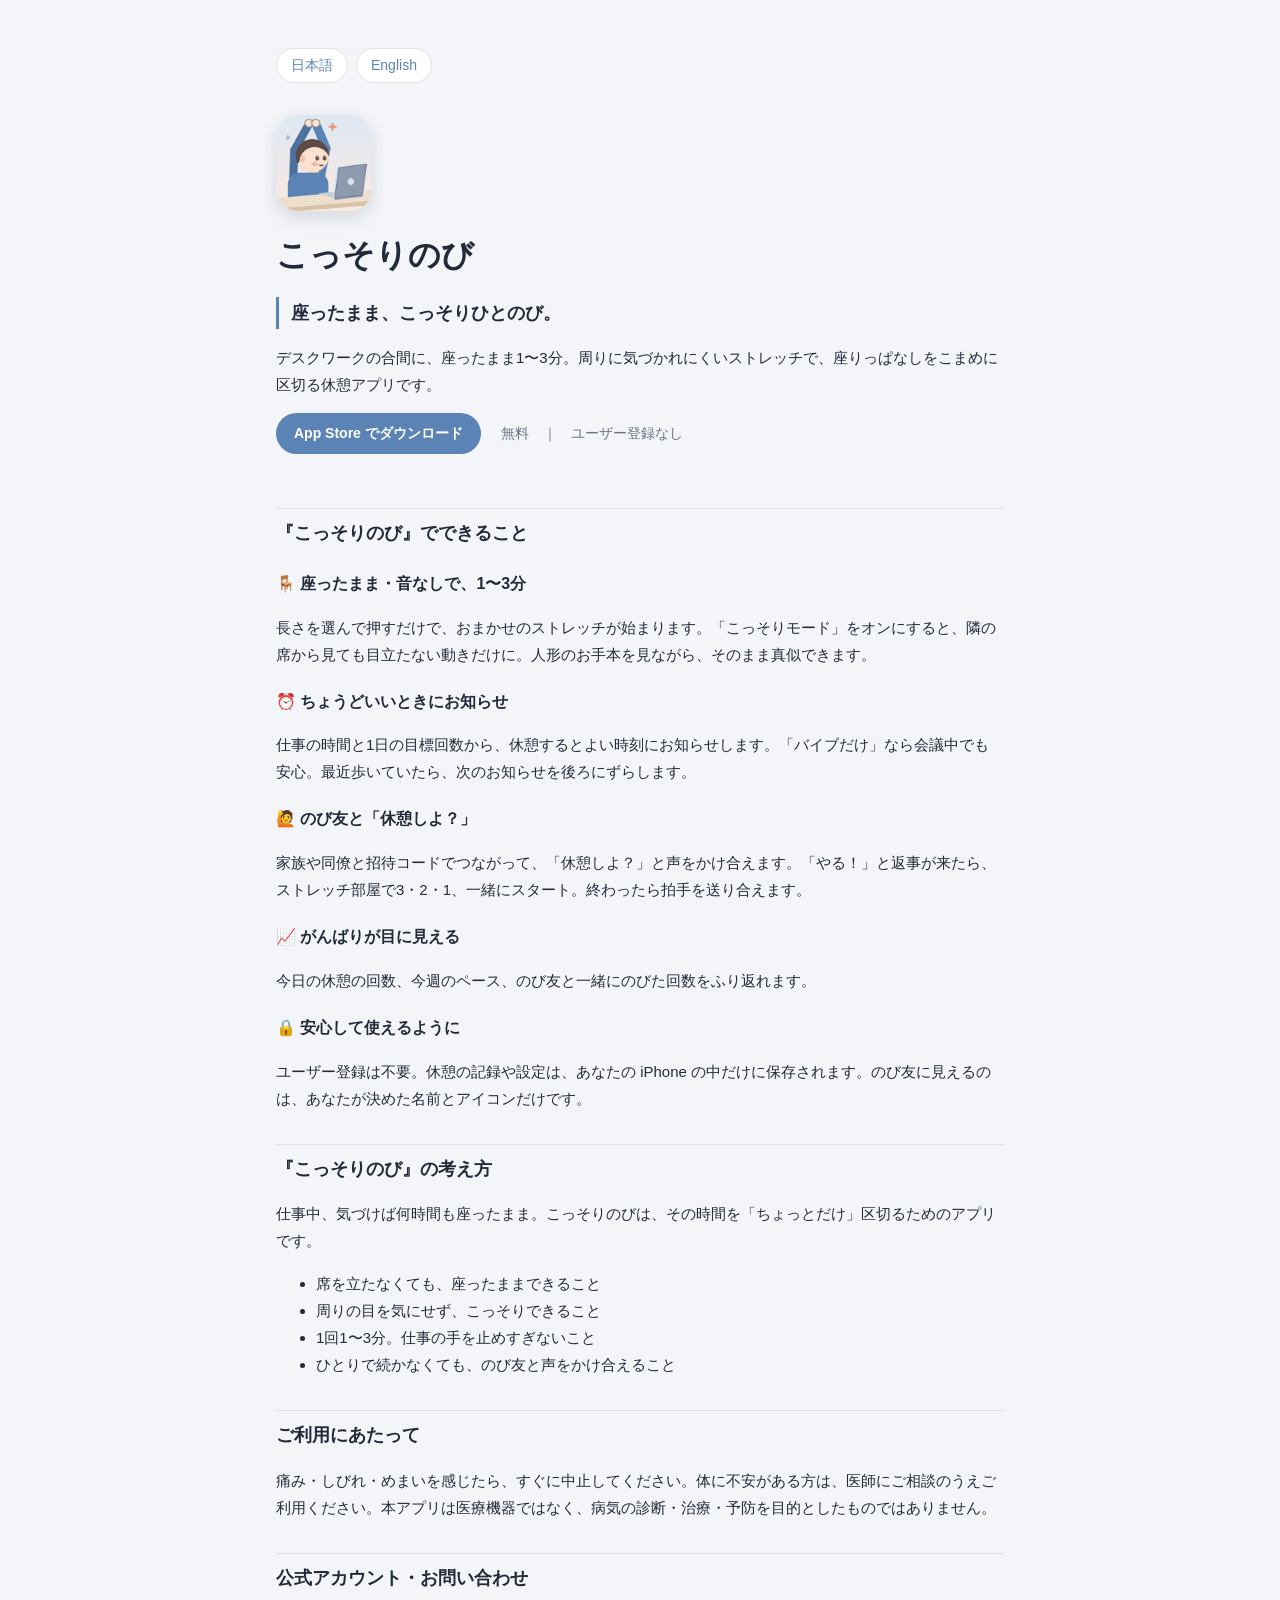
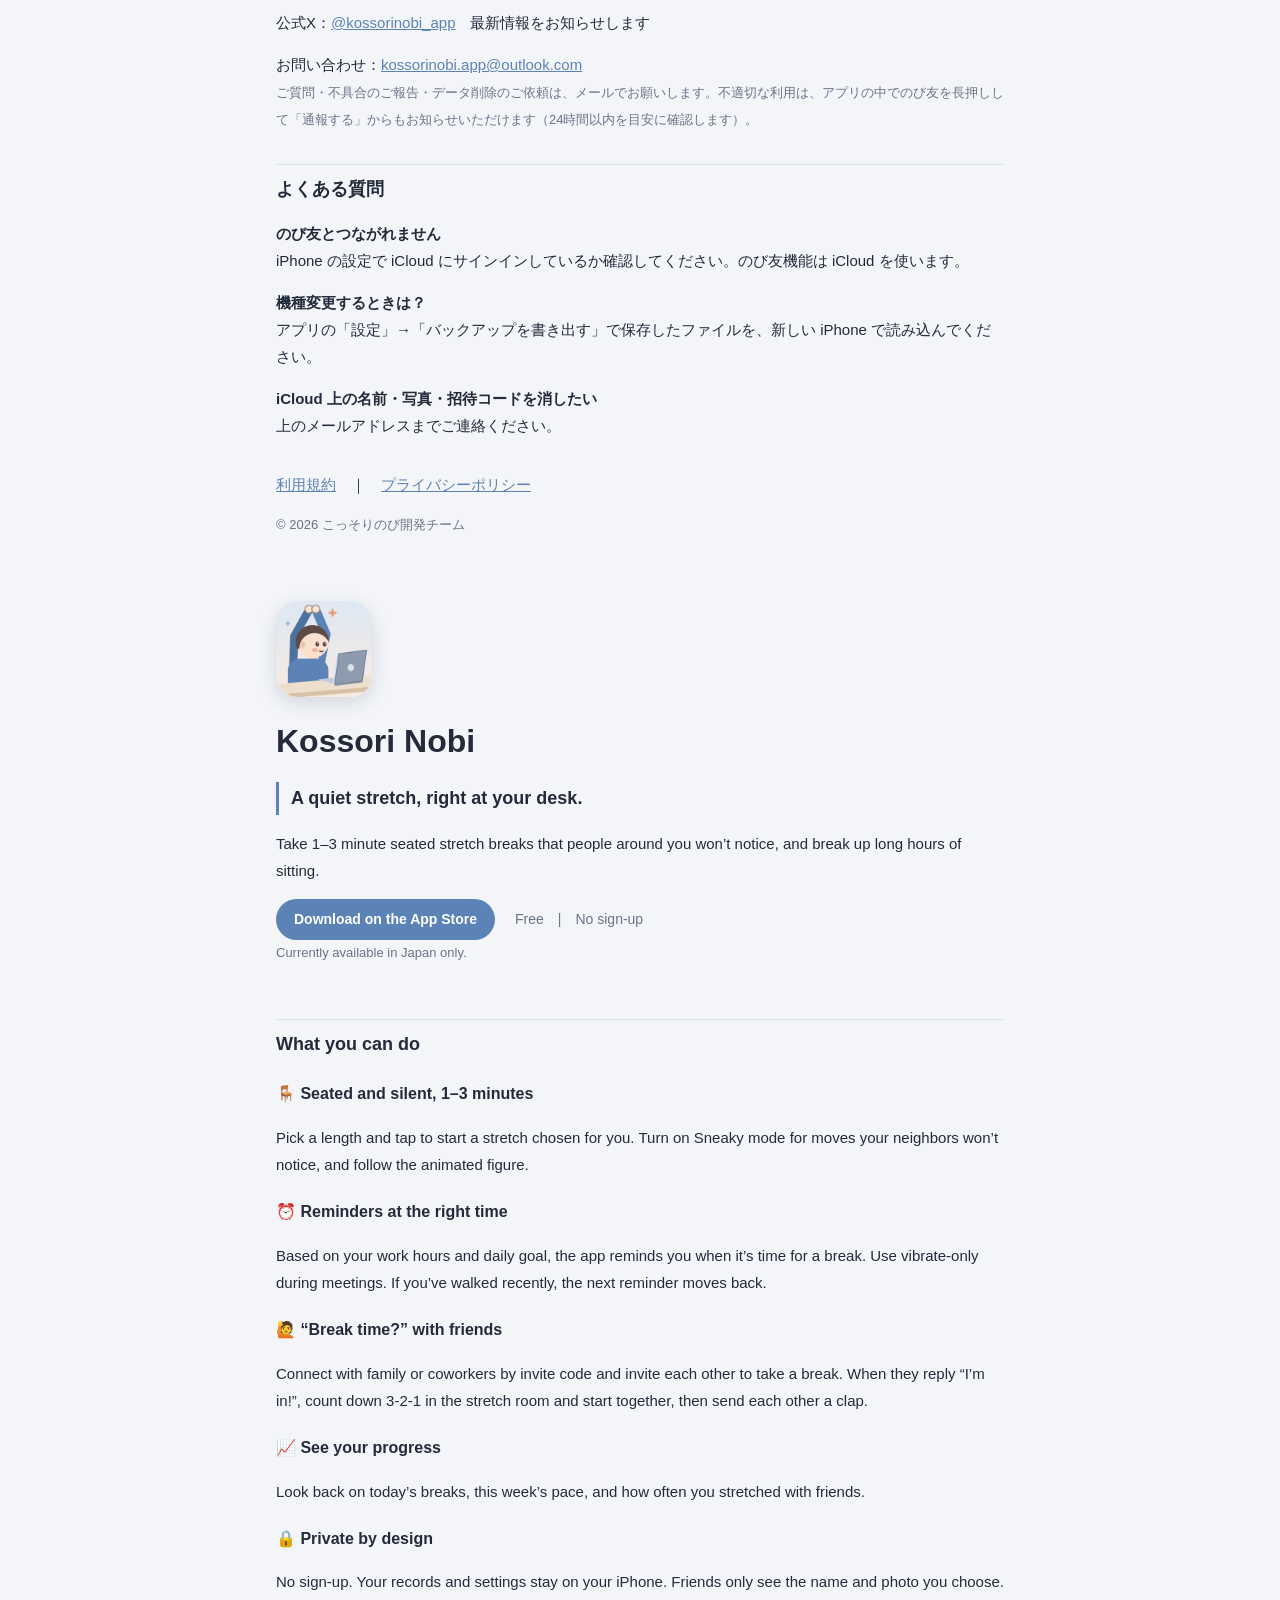
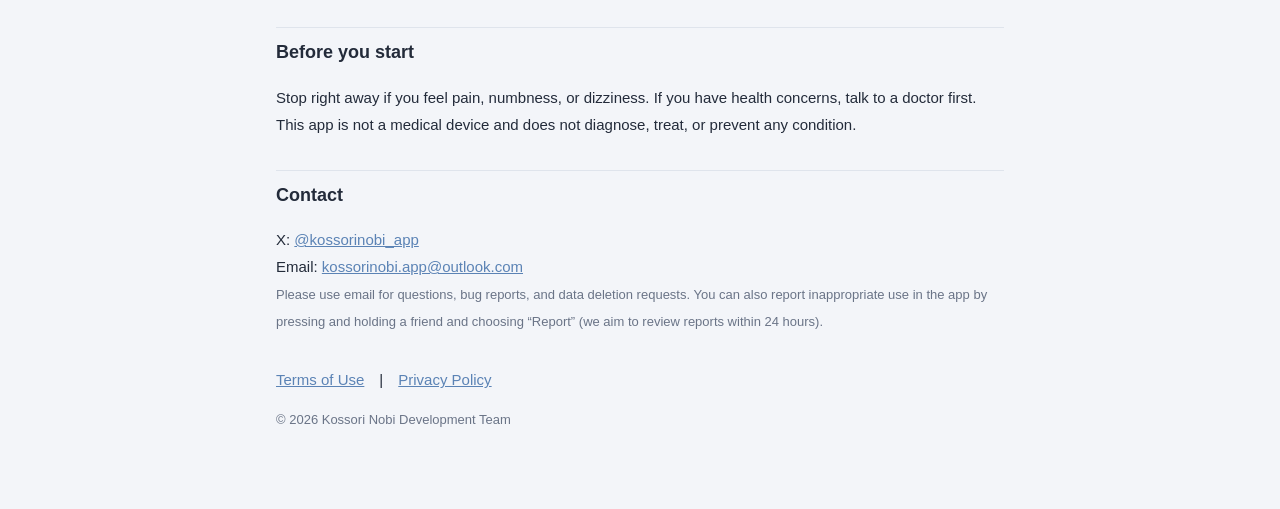
<file: index.html>
<!doctype html>
<html lang="ja">
<head>
<meta charset="utf-8">
<meta name="viewport" content="width=device-width, initial-scale=1">
<title>こっそりのび — 座ったまま、こっそりひとのび</title>
<meta name="description" content="デスクワークの合間に、座ったまま1〜3分。周りに気づかれにくいストレッチと休憩のお知らせ、のび友と「休憩しよ？」で続ける休憩アプリです。">
<link rel="icon" href="icon.png">
<link rel="apple-touch-icon" href="icon.png">
<link rel="stylesheet" href="style.css">
</head>
<body>
<main>
<nav class="lang"><a href="#ja">日本語</a><a href="#en">English</a></nav>

<section id="ja" lang="ja">
<header class="hero">
  <img class="app-icon" src="icon.png" alt="こっそりのびのアイコン" width="96" height="96">
  <h1>こっそりのび</h1>
  <p class="lead">座ったまま、こっそりひとのび。</p>
  <p>デスクワークの合間に、座ったまま1〜3分。周りに気づかれにくいストレッチで、座りっぱなしをこまめに区切る休憩アプリです。</p>
  <p class="badges"><a class="store" href="https://apps.apple.com/jp/app/id6829643804">App Store でダウンロード</a>　無料　｜　ユーザー登録なし</p>
</header>

<h2>『こっそりのび』でできること</h2>

<h3>🪑 座ったまま・音なしで、1〜3分</h3>
<p>長さを選んで押すだけで、おまかせのストレッチが始まります。「こっそりモード」をオンにすると、隣の席から見ても目立たない動きだけに。人形のお手本を見ながら、そのまま真似できます。</p>

<h3>⏰ ちょうどいいときにお知らせ</h3>
<p>仕事の時間と1日の目標回数から、休憩するとよい時刻にお知らせします。「バイブだけ」なら会議中でも安心。最近歩いていたら、次のお知らせを後ろにずらします。</p>

<h3>🙋 のび友と「休憩しよ？」</h3>
<p>家族や同僚と招待コードでつながって、「休憩しよ？」と声をかけ合えます。「やる！」と返事が来たら、ストレッチ部屋で3・2・1、一緒にスタート。終わったら拍手を送り合えます。</p>

<h3>📈 がんばりが目に見える</h3>
<p>今日の休憩の回数、今週のペース、のび友と一緒にのびた回数をふり返れます。</p>

<h3>🔒 安心して使えるように</h3>
<p>ユーザー登録は不要。休憩の記録や設定は、あなたの iPhone の中だけに保存されます。のび友に見えるのは、あなたが決めた名前とアイコンだけです。</p>

<h2>『こっそりのび』の考え方</h2>
<p>仕事中、気づけば何時間も座ったまま。こっそりのびは、その時間を「ちょっとだけ」区切るためのアプリです。</p>
<ul>
  <li>席を立たなくても、座ったままできること</li>
  <li>周りの目を気にせず、こっそりできること</li>
  <li>1回1〜3分。仕事の手を止めすぎないこと</li>
  <li>ひとりで続かなくても、のび友と声をかけ合えること</li>
</ul>

<h2>ご利用にあたって</h2>
<p>痛み・しびれ・めまいを感じたら、すぐに中止してください。体に不安がある方は、医師にご相談のうえご利用ください。本アプリは医療機器ではなく、病気の診断・治療・予防を目的としたものではありません。</p>

<h2>公式アカウント・お問い合わせ</h2>
<p>公式X：<a href="https://x.com/kossorinobi_app">@kossorinobi_app</a>　最新情報をお知らせします</p>
<p>お問い合わせ：<a href="mailto:kossorinobi.app@outlook.com">kossorinobi.app@outlook.com</a><br>
<span class="meta">ご質問・不具合のご報告・データ削除のご依頼は、メールでお願いします。不適切な利用は、アプリの中でのび友を長押しして「通報する」からもお知らせいただけます（24時間以内を目安に確認します）。</span></p>

<h2>よくある質問</h2>
<p><b>のび友とつながれません</b><br>iPhone の設定で iCloud にサインインしているか確認してください。のび友機能は iCloud を使います。</p>
<p><b>機種変更するときは？</b><br>アプリの「設定」→「バックアップを書き出す」で保存したファイルを、新しい iPhone で読み込んでください。</p>
<p><b>iCloud 上の名前・写真・招待コードを消したい</b><br>上のメールアドレスまでご連絡ください。</p>

<p class="links"><a href="terms.html">利用規約</a>　｜　<a href="privacy.html">プライバシーポリシー</a></p>
<p class="meta">© 2026 こっそりのび開発チーム</p>
</section>

<section id="en" lang="en">
<header class="hero">
  <img class="app-icon" src="icon.png" alt="Kossori Nobi app icon" width="96" height="96">
  <h1>Kossori Nobi</h1>
  <p class="lead">A quiet stretch, right at your desk.</p>
  <p>Take 1–3 minute seated stretch breaks that people around you won’t notice, and break up long hours of sitting.</p>
  <p class="badges"><a class="store" href="https://apps.apple.com/jp/app/id6829643804">Download on the App Store</a>　Free　|　No sign-up<br><span class="meta">Currently available in Japan only.</span></p>
</header>

<h2>What you can do</h2>
<h3>🪑 Seated and silent, 1–3 minutes</h3>
<p>Pick a length and tap to start a stretch chosen for you. Turn on Sneaky mode for moves your neighbors won’t notice, and follow the animated figure.</p>
<h3>⏰ Reminders at the right time</h3>
<p>Based on your work hours and daily goal, the app reminds you when it’s time for a break. Use vibrate-only during meetings. If you’ve walked recently, the next reminder moves back.</p>
<h3>🙋 “Break time?” with friends</h3>
<p>Connect with family or coworkers by invite code and invite each other to take a break. When they reply “I’m in!”, count down 3-2-1 in the stretch room and start together, then send each other a clap.</p>
<h3>📈 See your progress</h3>
<p>Look back on today’s breaks, this week’s pace, and how often you stretched with friends.</p>
<h3>🔒 Private by design</h3>
<p>No sign-up. Your records and settings stay on your iPhone. Friends only see the name and photo you choose.</p>

<h2>Before you start</h2>
<p>Stop right away if you feel pain, numbness, or dizziness. If you have health concerns, talk to a doctor first. This app is not a medical device and does not diagnose, treat, or prevent any condition.</p>

<h2>Contact</h2>
<p>X: <a href="https://x.com/kossorinobi_app">@kossorinobi_app</a><br>
Email: <a href="mailto:kossorinobi.app@outlook.com">kossorinobi.app@outlook.com</a><br>
<span class="meta">Please use email for questions, bug reports, and data deletion requests. You can also report inappropriate use in the app by pressing and holding a friend and choosing “Report” (we aim to review reports within 24 hours).</span></p>

<p class="links"><a href="terms.html#en">Terms of Use</a>　|　<a href="privacy.html#en">Privacy Policy</a></p>
<p class="meta">© 2026 Kossori Nobi Development Team</p>
</section>
</main>
</body>
</html>
</file>
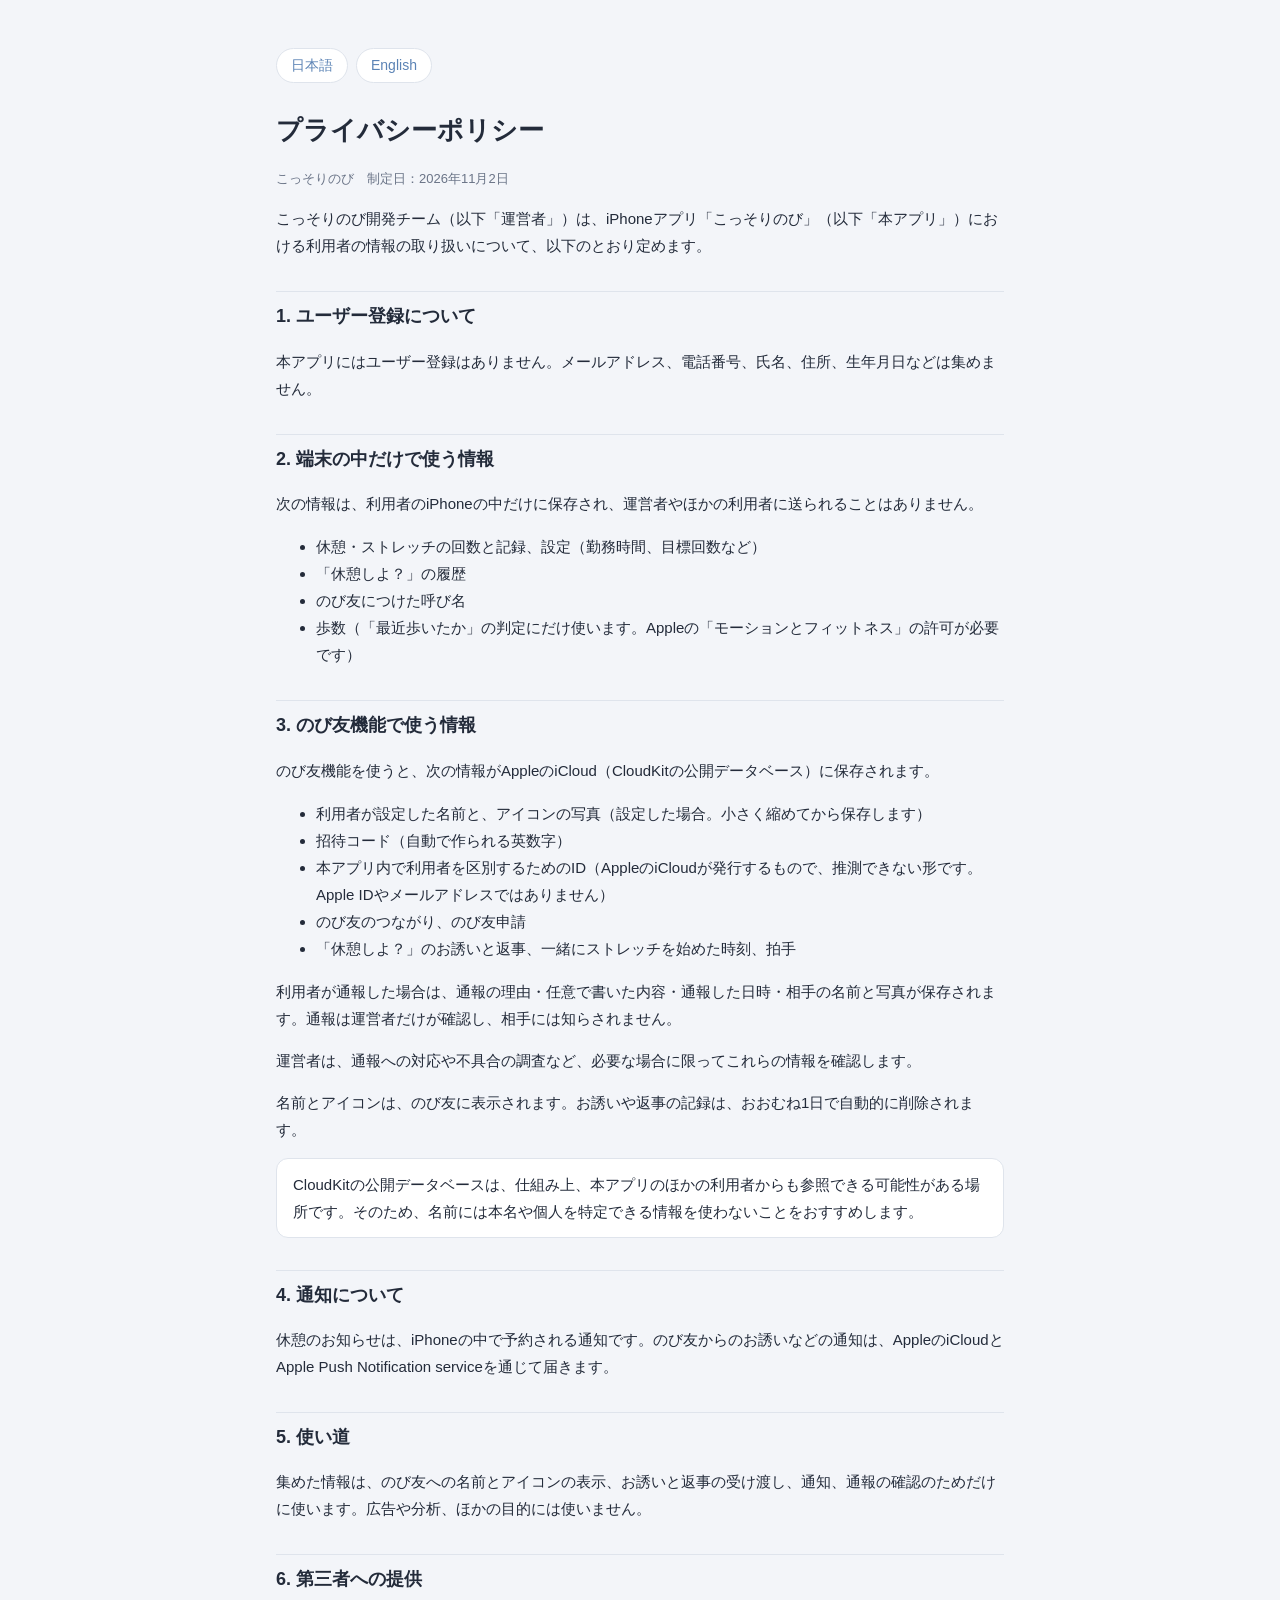
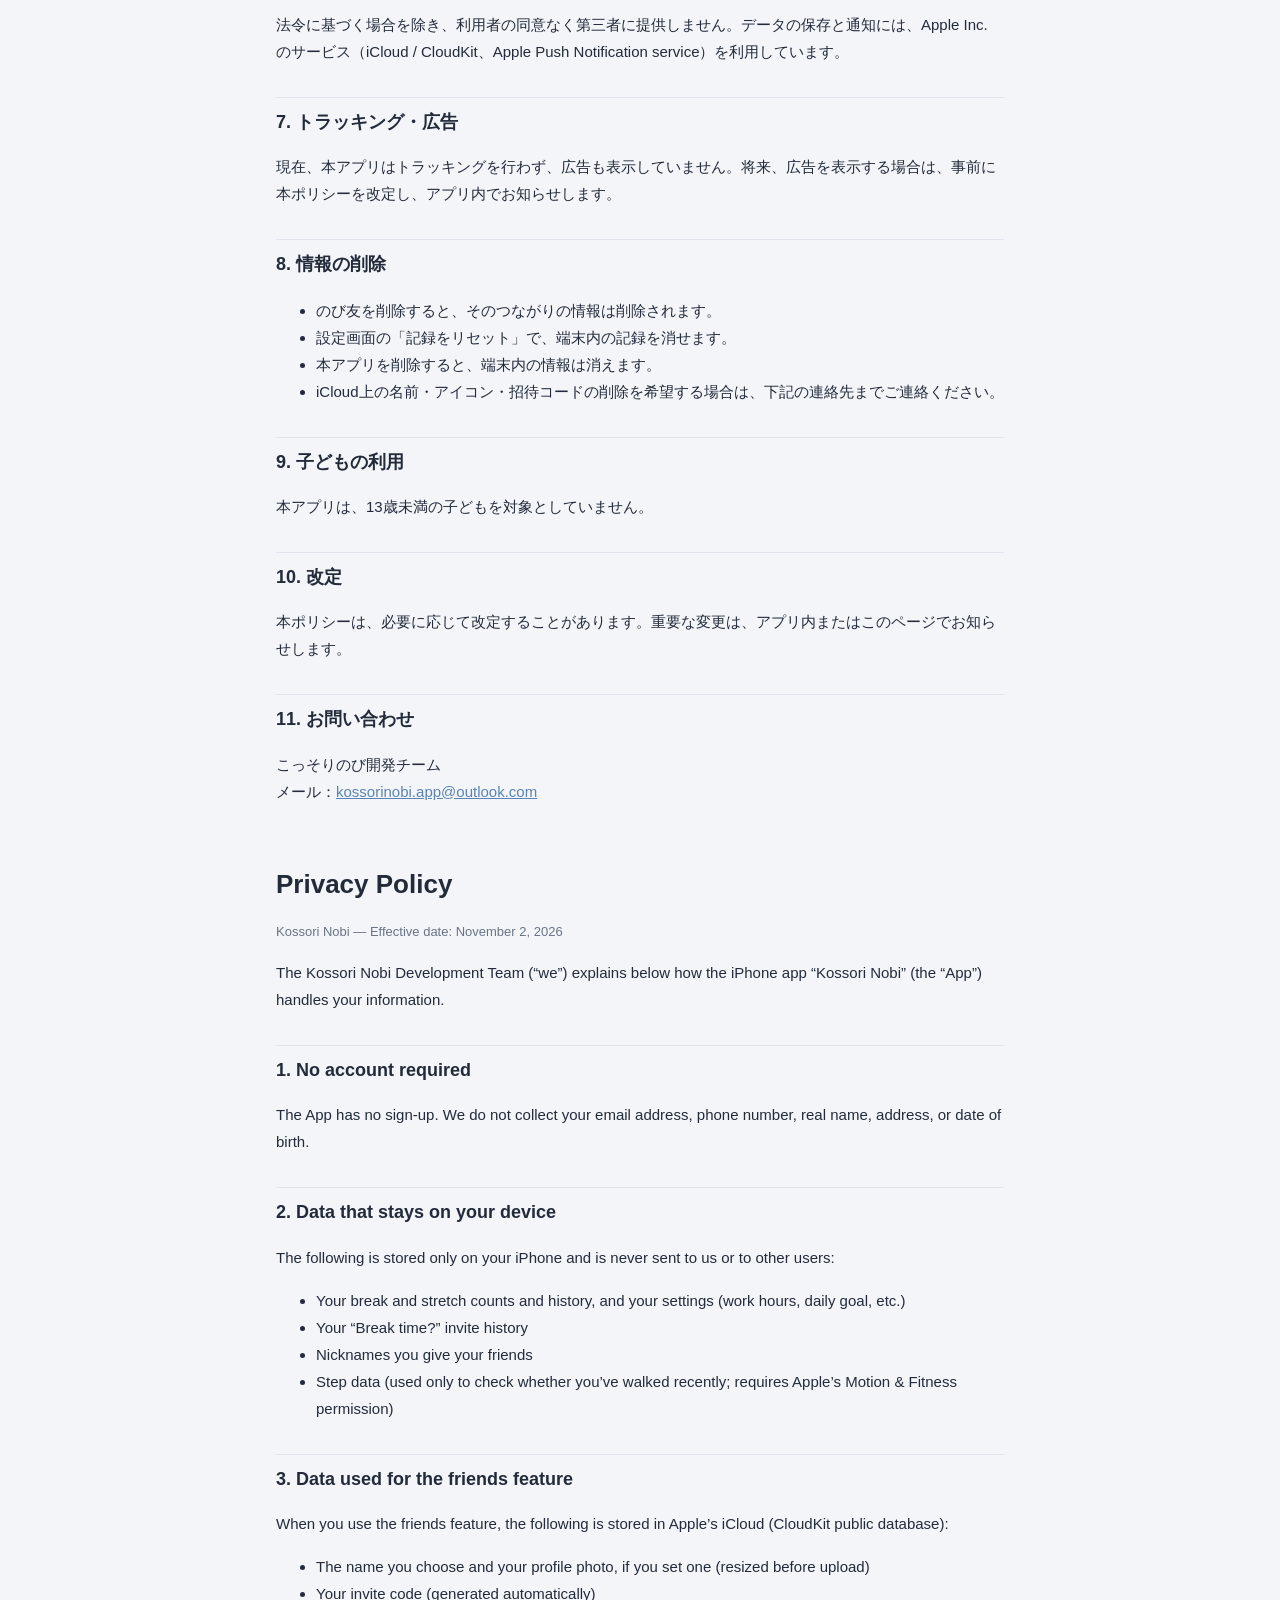
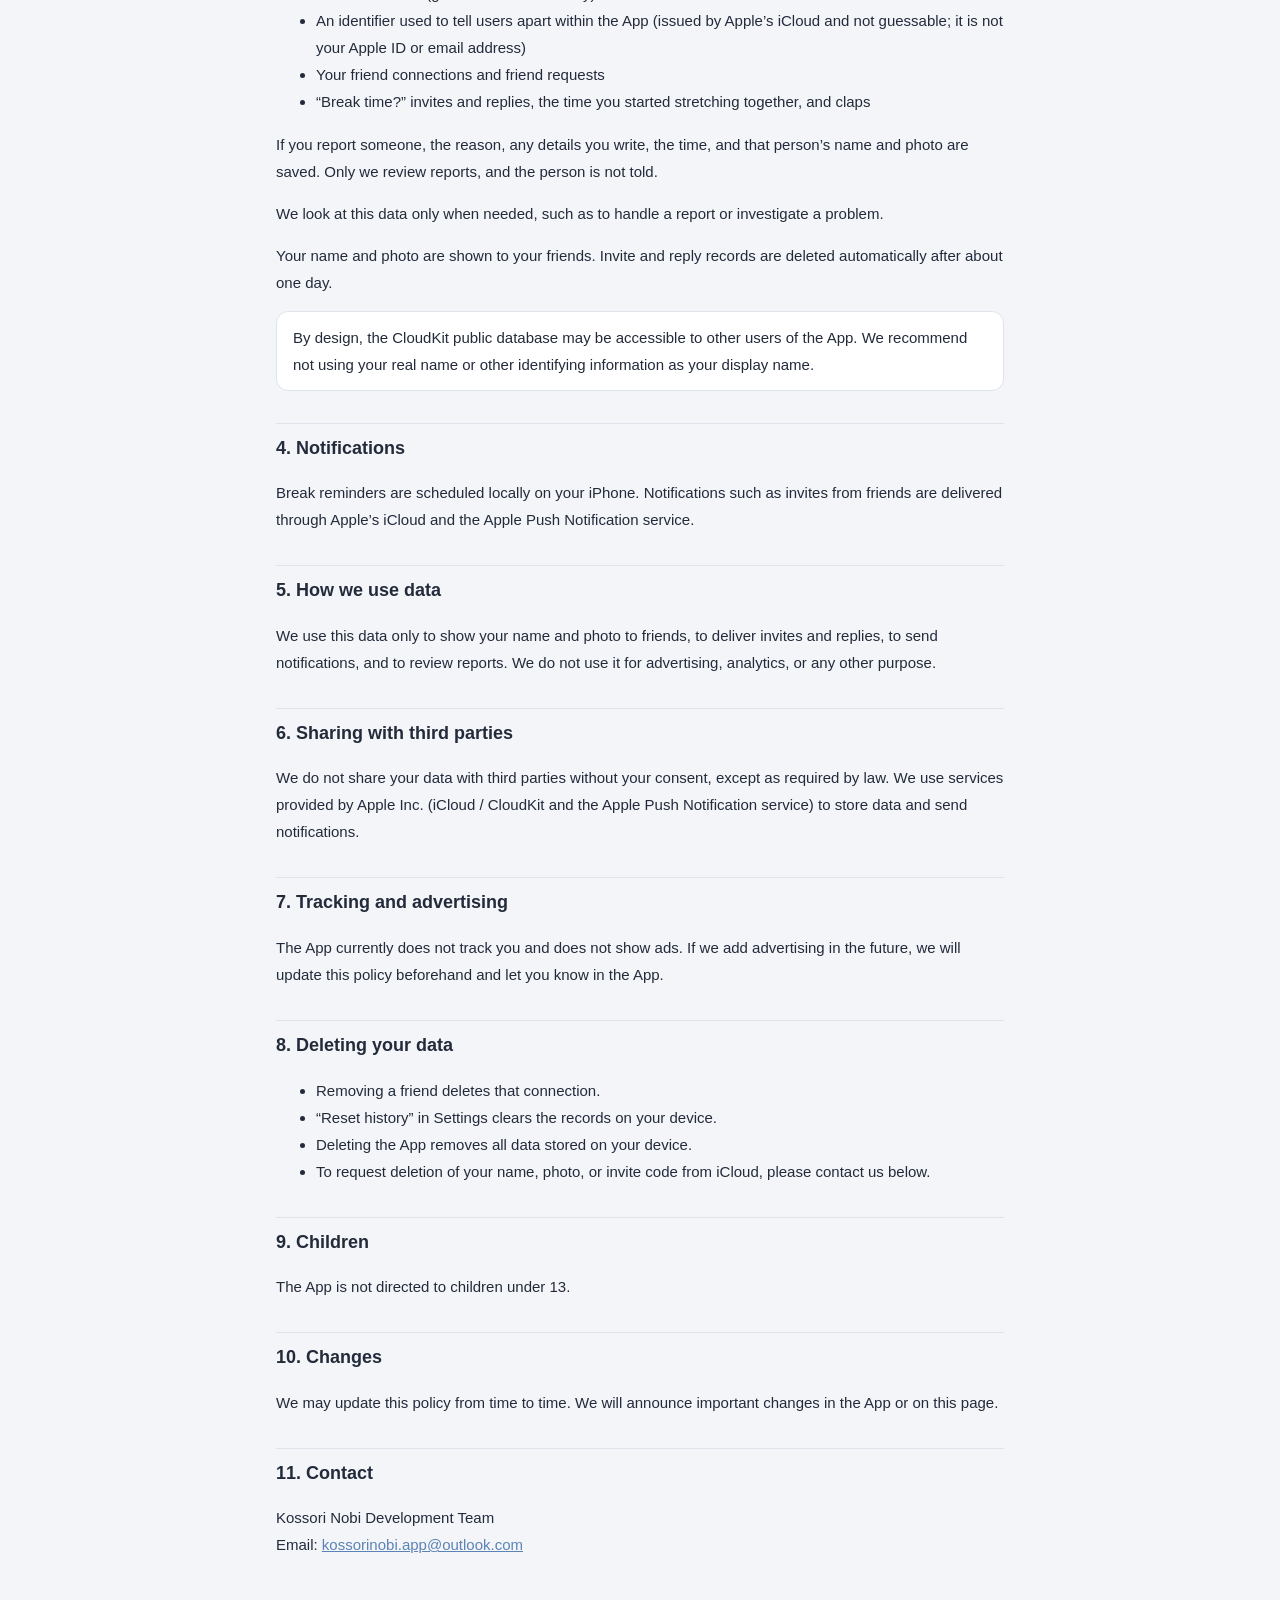
<file: privacy.html>
<!doctype html>
<html lang="ja">
<head>
<meta charset="utf-8">
<meta name="viewport" content="width=device-width, initial-scale=1">
<title>プライバシーポリシー / Privacy Policy — こっそりのび Kossori Nobi</title>
<link rel="stylesheet" href="style.css">
</head>
<body>
<main>
<nav class="lang"><a href="#ja">日本語</a><a href="#en">English</a></nav>

<section id="ja" lang="ja">
<h1>プライバシーポリシー</h1>
<p class="meta">こっそりのび　制定日：2026年11月2日</p>

<p>こっそりのび開発チーム（以下「運営者」）は、iPhoneアプリ「こっそりのび」（以下「本アプリ」）における利用者の情報の取り扱いについて、以下のとおり定めます。</p>

<h2>1. ユーザー登録について</h2>
<p>本アプリにはユーザー登録はありません。メールアドレス、電話番号、氏名、住所、生年月日などは集めません。</p>

<h2>2. 端末の中だけで使う情報</h2>
<p>次の情報は、利用者のiPhoneの中だけに保存され、運営者やほかの利用者に送られることはありません。</p>
<ul>
  <li>休憩・ストレッチの回数と記録、設定（勤務時間、目標回数など）</li>
  <li>「休憩しよ？」の履歴</li>
  <li>のび友につけた呼び名</li>
  <li>歩数（「最近歩いたか」の判定にだけ使います。Appleの「モーションとフィットネス」の許可が必要です）</li>
</ul>

<h2>3. のび友機能で使う情報</h2>
<p>のび友機能を使うと、次の情報がAppleのiCloud（CloudKitの公開データベース）に保存されます。</p>
<ul>
  <li>利用者が設定した名前と、アイコンの写真（設定した場合。小さく縮めてから保存します）</li>
  <li>招待コード（自動で作られる英数字）</li>
  <li>本アプリ内で利用者を区別するためのID（AppleのiCloudが発行するもので、推測できない形です。Apple IDやメールアドレスではありません）</li>
  <li>のび友のつながり、のび友申請</li>
  <li>「休憩しよ？」のお誘いと返事、一緒にストレッチを始めた時刻、拍手</li>
</ul>
<p>利用者が通報した場合は、通報の理由・任意で書いた内容・通報した日時・相手の名前と写真が保存されます。通報は運営者だけが確認し、相手には知らされません。</p>
<p>運営者は、通報への対応や不具合の調査など、必要な場合に限ってこれらの情報を確認します。</p>
<p>名前とアイコンは、のび友に表示されます。お誘いや返事の記録は、おおむね1日で自動的に削除されます。</p>
<p class="note">CloudKitの公開データベースは、仕組み上、本アプリのほかの利用者からも参照できる可能性がある場所です。そのため、名前には本名や個人を特定できる情報を使わないことをおすすめします。</p>

<h2>4. 通知について</h2>
<p>休憩のお知らせは、iPhoneの中で予約される通知です。のび友からのお誘いなどの通知は、AppleのiCloudとApple Push Notification serviceを通じて届きます。</p>

<h2>5. 使い道</h2>
<p>集めた情報は、のび友への名前とアイコンの表示、お誘いと返事の受け渡し、通知、通報の確認のためだけに使います。広告や分析、ほかの目的には使いません。</p>

<h2>6. 第三者への提供</h2>
<p>法令に基づく場合を除き、利用者の同意なく第三者に提供しません。データの保存と通知には、Apple Inc. のサービス（iCloud / CloudKit、Apple Push Notification service）を利用しています。</p>

<h2>7. トラッキング・広告</h2>
<p>現在、本アプリはトラッキングを行わず、広告も表示していません。将来、広告を表示する場合は、事前に本ポリシーを改定し、アプリ内でお知らせします。</p>

<h2>8. 情報の削除</h2>
<ul>
  <li>のび友を削除すると、そのつながりの情報は削除されます。</li>
  <li>設定画面の「記録をリセット」で、端末内の記録を消せます。</li>
  <li>本アプリを削除すると、端末内の情報は消えます。</li>
  <li>iCloud上の名前・アイコン・招待コードの削除を希望する場合は、下記の連絡先までご連絡ください。</li>
</ul>

<h2>9. 子どもの利用</h2>
<p>本アプリは、13歳未満の子どもを対象としていません。</p>

<h2>10. 改定</h2>
<p>本ポリシーは、必要に応じて改定することがあります。重要な変更は、アプリ内またはこのページでお知らせします。</p>

<h2>11. お問い合わせ</h2>
<p>こっそりのび開発チーム<br>メール：<a href="mailto:kossorinobi.app@outlook.com">kossorinobi.app@outlook.com</a></p>
</section>

<section id="en" lang="en">
<h1>Privacy Policy</h1>
<p class="meta">Kossori Nobi — Effective date: November 2, 2026</p>

<p>The Kossori Nobi Development Team (“we”) explains below how the iPhone app “Kossori Nobi” (the “App”) handles your information.</p>

<h2>1. No account required</h2>
<p>The App has no sign-up. We do not collect your email address, phone number, real name, address, or date of birth.</p>

<h2>2. Data that stays on your device</h2>
<p>The following is stored only on your iPhone and is never sent to us or to other users:</p>
<ul>
  <li>Your break and stretch counts and history, and your settings (work hours, daily goal, etc.)</li>
  <li>Your “Break time?” invite history</li>
  <li>Nicknames you give your friends</li>
  <li>Step data (used only to check whether you’ve walked recently; requires Apple’s Motion &amp; Fitness permission)</li>
</ul>

<h2>3. Data used for the friends feature</h2>
<p>When you use the friends feature, the following is stored in Apple’s iCloud (CloudKit public database):</p>
<ul>
  <li>The name you choose and your profile photo, if you set one (resized before upload)</li>
  <li>Your invite code (generated automatically)</li>
  <li>An identifier used to tell users apart within the App (issued by Apple’s iCloud and not guessable; it is not your Apple ID or email address)</li>
  <li>Your friend connections and friend requests</li>
  <li>“Break time?” invites and replies, the time you started stretching together, and claps</li>
</ul>
<p>If you report someone, the reason, any details you write, the time, and that person’s name and photo are saved. Only we review reports, and the person is not told.</p>
<p>We look at this data only when needed, such as to handle a report or investigate a problem.</p>
<p>Your name and photo are shown to your friends. Invite and reply records are deleted automatically after about one day.</p>
<p class="note">By design, the CloudKit public database may be accessible to other users of the App. We recommend not using your real name or other identifying information as your display name.</p>

<h2>4. Notifications</h2>
<p>Break reminders are scheduled locally on your iPhone. Notifications such as invites from friends are delivered through Apple’s iCloud and the Apple Push Notification service.</p>

<h2>5. How we use data</h2>
<p>We use this data only to show your name and photo to friends, to deliver invites and replies, to send notifications, and to review reports. We do not use it for advertising, analytics, or any other purpose.</p>

<h2>6. Sharing with third parties</h2>
<p>We do not share your data with third parties without your consent, except as required by law. We use services provided by Apple Inc. (iCloud / CloudKit and the Apple Push Notification service) to store data and send notifications.</p>

<h2>7. Tracking and advertising</h2>
<p>The App currently does not track you and does not show ads. If we add advertising in the future, we will update this policy beforehand and let you know in the App.</p>

<h2>8. Deleting your data</h2>
<ul>
  <li>Removing a friend deletes that connection.</li>
  <li>“Reset history” in Settings clears the records on your device.</li>
  <li>Deleting the App removes all data stored on your device.</li>
  <li>To request deletion of your name, photo, or invite code from iCloud, please contact us below.</li>
</ul>

<h2>9. Children</h2>
<p>The App is not directed to children under 13.</p>

<h2>10. Changes</h2>
<p>We may update this policy from time to time. We will announce important changes in the App or on this page.</p>

<h2>11. Contact</h2>
<p>Kossori Nobi Development Team<br>Email: <a href="mailto:kossorinobi.app@outlook.com">kossorinobi.app@outlook.com</a></p>
</section>
</main>
</body>
</html>
</file>
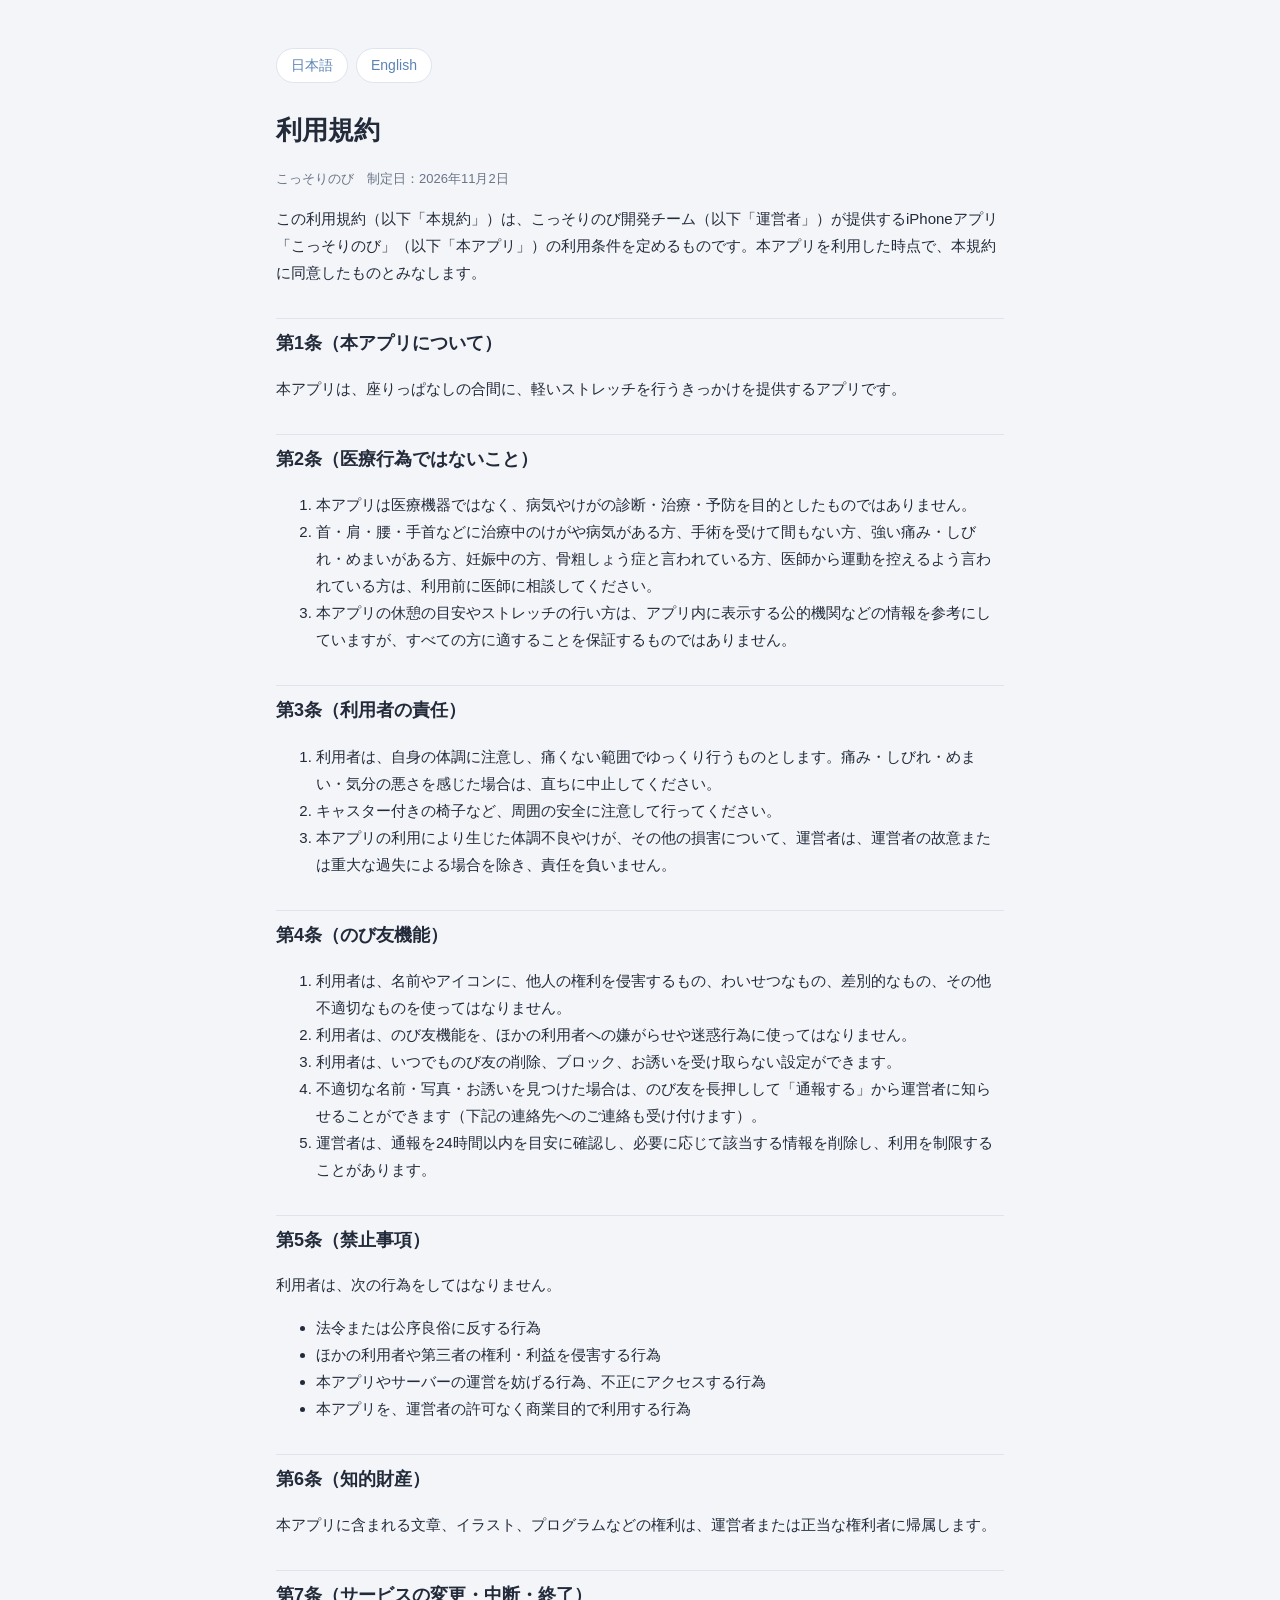
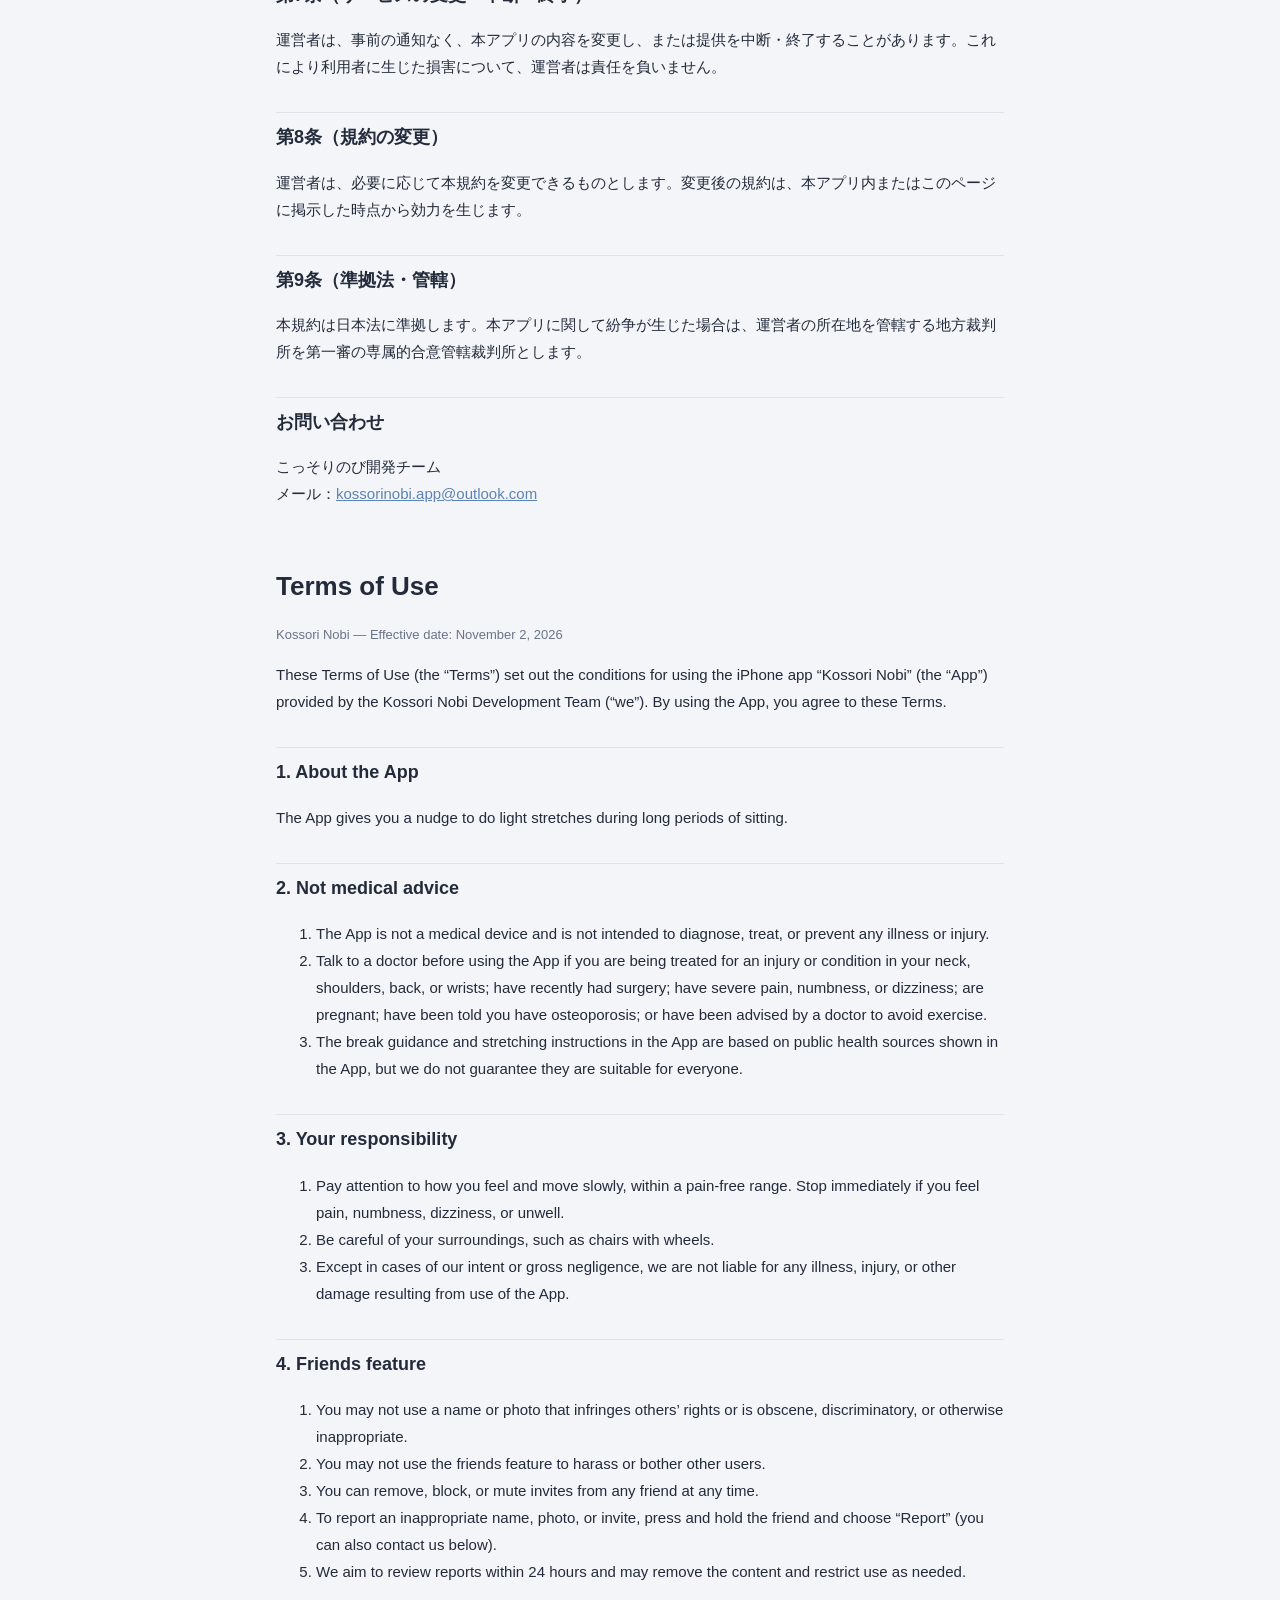
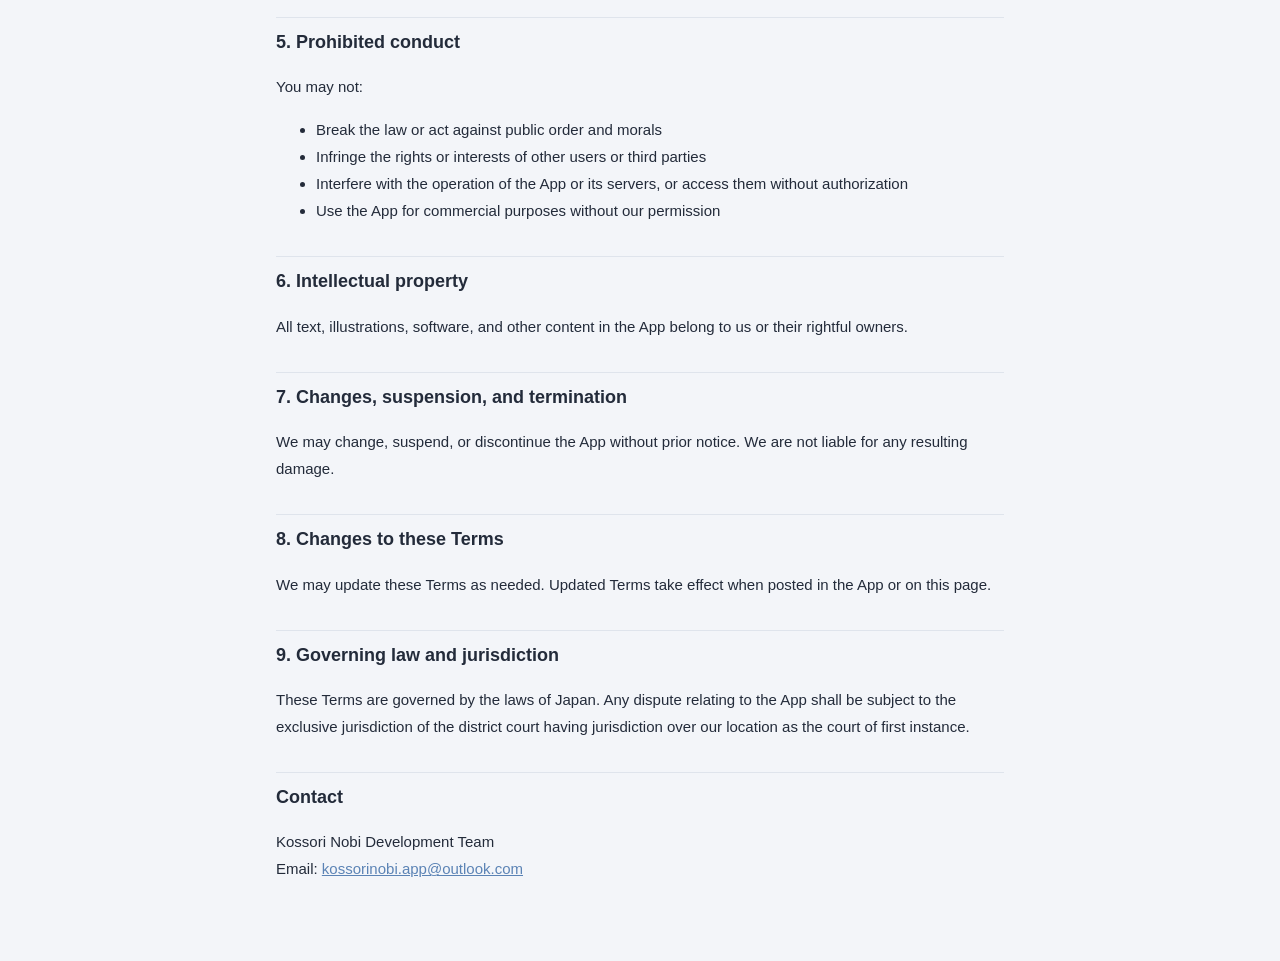
<file: terms.html>
<!doctype html>
<html lang="ja">
<head>
<meta charset="utf-8">
<meta name="viewport" content="width=device-width, initial-scale=1">
<title>利用規約 / Terms of Use — こっそりのび Kossori Nobi</title>
<link rel="stylesheet" href="style.css">
</head>
<body>
<main>
<nav class="lang"><a href="#ja">日本語</a><a href="#en">English</a></nav>

<section id="ja" lang="ja">
<h1>利用規約</h1>
<p class="meta">こっそりのび　制定日：2026年11月2日</p>

<p>この利用規約（以下「本規約」）は、こっそりのび開発チーム（以下「運営者」）が提供するiPhoneアプリ「こっそりのび」（以下「本アプリ」）の利用条件を定めるものです。本アプリを利用した時点で、本規約に同意したものとみなします。</p>

<h2>第1条（本アプリについて）</h2>
<p>本アプリは、座りっぱなしの合間に、軽いストレッチを行うきっかけを提供するアプリです。</p>

<h2>第2条（医療行為ではないこと）</h2>
<ol>
  <li>本アプリは医療機器ではなく、病気やけがの診断・治療・予防を目的としたものではありません。</li>
  <li>首・肩・腰・手首などに治療中のけがや病気がある方、手術を受けて間もない方、強い痛み・しびれ・めまいがある方、妊娠中の方、骨粗しょう症と言われている方、医師から運動を控えるよう言われている方は、利用前に医師に相談してください。</li>
  <li>本アプリの休憩の目安やストレッチの行い方は、アプリ内に表示する公的機関などの情報を参考にしていますが、すべての方に適することを保証するものではありません。</li>
</ol>

<h2>第3条（利用者の責任）</h2>
<ol>
  <li>利用者は、自身の体調に注意し、痛くない範囲でゆっくり行うものとします。痛み・しびれ・めまい・気分の悪さを感じた場合は、直ちに中止してください。</li>
  <li>キャスター付きの椅子など、周囲の安全に注意して行ってください。</li>
  <li>本アプリの利用により生じた体調不良やけが、その他の損害について、運営者は、運営者の故意または重大な過失による場合を除き、責任を負いません。</li>
</ol>

<h2>第4条（のび友機能）</h2>
<ol>
  <li>利用者は、名前やアイコンに、他人の権利を侵害するもの、わいせつなもの、差別的なもの、その他不適切なものを使ってはなりません。</li>
  <li>利用者は、のび友機能を、ほかの利用者への嫌がらせや迷惑行為に使ってはなりません。</li>
  <li>利用者は、いつでものび友の削除、ブロック、お誘いを受け取らない設定ができます。</li>
  <li>不適切な名前・写真・お誘いを見つけた場合は、のび友を長押しして「通報する」から運営者に知らせることができます（下記の連絡先へのご連絡も受け付けます）。</li>
  <li>運営者は、通報を24時間以内を目安に確認し、必要に応じて該当する情報を削除し、利用を制限することがあります。</li>
</ol>

<h2>第5条（禁止事項）</h2>
<p>利用者は、次の行為をしてはなりません。</p>
<ul>
  <li>法令または公序良俗に反する行為</li>
  <li>ほかの利用者や第三者の権利・利益を侵害する行為</li>
  <li>本アプリやサーバーの運営を妨げる行為、不正にアクセスする行為</li>
  <li>本アプリを、運営者の許可なく商業目的で利用する行為</li>
</ul>

<h2>第6条（知的財産）</h2>
<p>本アプリに含まれる文章、イラスト、プログラムなどの権利は、運営者または正当な権利者に帰属します。</p>

<h2>第7条（サービスの変更・中断・終了）</h2>
<p>運営者は、事前の通知なく、本アプリの内容を変更し、または提供を中断・終了することがあります。これにより利用者に生じた損害について、運営者は責任を負いません。</p>

<h2>第8条（規約の変更）</h2>
<p>運営者は、必要に応じて本規約を変更できるものとします。変更後の規約は、本アプリ内またはこのページに掲示した時点から効力を生じます。</p>

<h2>第9条（準拠法・管轄）</h2>
<p>本規約は日本法に準拠します。本アプリに関して紛争が生じた場合は、運営者の所在地を管轄する地方裁判所を第一審の専属的合意管轄裁判所とします。</p>

<h2>お問い合わせ</h2>
<p>こっそりのび開発チーム<br>メール：<a href="mailto:kossorinobi.app@outlook.com">kossorinobi.app@outlook.com</a></p>
</section>

<section id="en" lang="en">
<h1>Terms of Use</h1>
<p class="meta">Kossori Nobi — Effective date: November 2, 2026</p>

<p>These Terms of Use (the “Terms”) set out the conditions for using the iPhone app “Kossori Nobi” (the “App”) provided by the Kossori Nobi Development Team (“we”). By using the App, you agree to these Terms.</p>

<h2>1. About the App</h2>
<p>The App gives you a nudge to do light stretches during long periods of sitting.</p>

<h2>2. Not medical advice</h2>
<ol>
  <li>The App is not a medical device and is not intended to diagnose, treat, or prevent any illness or injury.</li>
  <li>Talk to a doctor before using the App if you are being treated for an injury or condition in your neck, shoulders, back, or wrists; have recently had surgery; have severe pain, numbness, or dizziness; are pregnant; have been told you have osteoporosis; or have been advised by a doctor to avoid exercise.</li>
  <li>The break guidance and stretching instructions in the App are based on public health sources shown in the App, but we do not guarantee they are suitable for everyone.</li>
</ol>

<h2>3. Your responsibility</h2>
<ol>
  <li>Pay attention to how you feel and move slowly, within a pain-free range. Stop immediately if you feel pain, numbness, dizziness, or unwell.</li>
  <li>Be careful of your surroundings, such as chairs with wheels.</li>
  <li>Except in cases of our intent or gross negligence, we are not liable for any illness, injury, or other damage resulting from use of the App.</li>
</ol>

<h2>4. Friends feature</h2>
<ol>
  <li>You may not use a name or photo that infringes others’ rights or is obscene, discriminatory, or otherwise inappropriate.</li>
  <li>You may not use the friends feature to harass or bother other users.</li>
  <li>You can remove, block, or mute invites from any friend at any time.</li>
  <li>To report an inappropriate name, photo, or invite, press and hold the friend and choose “Report” (you can also contact us below).</li>
  <li>We aim to review reports within 24 hours and may remove the content and restrict use as needed.</li>
</ol>

<h2>5. Prohibited conduct</h2>
<p>You may not:</p>
<ul>
  <li>Break the law or act against public order and morals</li>
  <li>Infringe the rights or interests of other users or third parties</li>
  <li>Interfere with the operation of the App or its servers, or access them without authorization</li>
  <li>Use the App for commercial purposes without our permission</li>
</ul>

<h2>6. Intellectual property</h2>
<p>All text, illustrations, software, and other content in the App belong to us or their rightful owners.</p>

<h2>7. Changes, suspension, and termination</h2>
<p>We may change, suspend, or discontinue the App without prior notice. We are not liable for any resulting damage.</p>

<h2>8. Changes to these Terms</h2>
<p>We may update these Terms as needed. Updated Terms take effect when posted in the App or on this page.</p>

<h2>9. Governing law and jurisdiction</h2>
<p>These Terms are governed by the laws of Japan. Any dispute relating to the App shall be subject to the exclusive jurisdiction of the district court having jurisdiction over our location as the court of first instance.</p>

<h2>Contact</h2>
<p>Kossori Nobi Development Team<br>Email: <a href="mailto:kossorinobi.app@outlook.com">kossorinobi.app@outlook.com</a></p>
</section>
</main>
</body>
</html>
</file>
<file: style.css>
:root { --bg:#F3F5F9; --surface:#fff; --ink:#232B3A; --muted:#6A7487; --line:#DFE4EC; --accent:#5B83B5; --warn:#C77A1E; }
@media (prefers-color-scheme: dark) { :root { --bg:#12161D; --surface:#1B212B; --ink:#E7ECF3; --muted:#9AA5B7; --line:#2B3442; --accent:#8FB3DE; --warn:#E9A957; } }
* { box-sizing: border-box; }
body { margin:0; background:var(--bg); color:var(--ink); font-family: -apple-system, "Hiragino Sans", "Noto Sans JP", sans-serif; line-height:1.8; }
main { max-width: 760px; margin: 0 auto; padding: 32px 16px 64px; }
h1 { font-size: 26px; margin: 0 0 4px; }
h2 { font-size: 18px; margin: 32px 0 8px; padding-top: 8px; border-top: 1px solid var(--line); }
p, li { font-size: 15px; }
.meta { color: var(--muted); font-size: 13px; }
.lang { display:flex; gap:8px; margin: 16px 0 24px; }
.lang a { padding: 4px 14px; border:1px solid var(--line); border-radius:999px; color:var(--accent); text-decoration:none; background:var(--surface); font-size:14px; }
.note { background: var(--surface); border:1px solid var(--line); border-radius: 12px; padding: 12px 16px; }
.todo { color: var(--warn); font-weight: 600; }
section + section { margin-top: 56px; }
h3 { font-size: 16px; margin: 20px 0 4px; }
.hero { text-align: left; padding: 8px 0 8px; }
.app-icon { width: 96px; height: 96px; border-radius: 22px; box-shadow: 0 6px 18px rgba(35,43,58,.15); display: block; margin-bottom: 16px; }
.hero h1 { font-size: 32px; }
.lead { font-size: 18px; font-weight: 600; border-left: 3px solid var(--accent); padding-left: 12px; margin: 12px 0; }
.badges { color: var(--muted); font-size: 14px; }
.links { margin-top: 32px; }
.links a, .hero a { color: var(--accent); }
a { color: var(--accent); }
.store { display:inline-block; padding:8px 18px; border-radius:999px; background:var(--accent); color:#fff !important; text-decoration:none; font-weight:600; margin-right:6px; }
</file>
